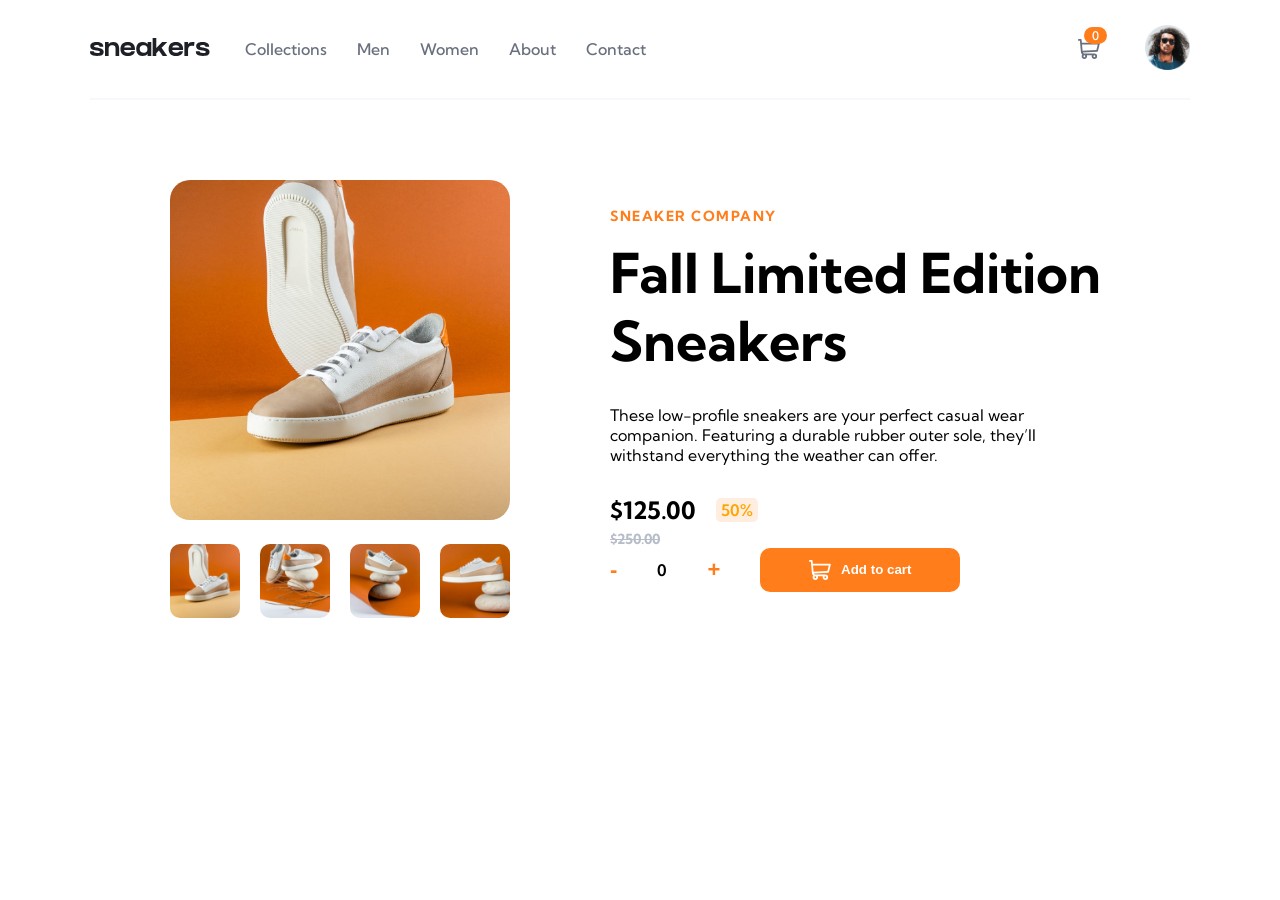
<file: ecommerce-product-page-main/index.html>
<!DOCTYPE html>
<html lang="en">
  <head>
    <meta charset="UTF-8" />
    <meta name="viewport" content="width=device-width, initial-scale=1.0" />

    <link
      rel="icon"
      type="image/png"
      sizes="32x32"
      href="./images/favicon-32x32.png"
    />

    <title>Frontend Mentor | E-commerce product page</title>
    <link rel="stylesheet" href="styles.css" />
  </head>
  <body>
    <header>
      <div class="left-side">
        <div class="hamburger-menu">
          <img id="open" src="images/icon-menu.svg" />
        </div>
        <div class="logo">
          <img src="images/logo.svg" alt="logo" />
        </div>
        <nav>
          <ul class="nav-list">
            <li class="link">Collections</li>
            <li class="link">Men</li>
            <li class="link">Women</li>
            <li class="link">About</li>
            <li class="link">Contact</li>
          </ul>
        </nav>
        <div class="mobile-menu">
          <div id="closeMenu" class="closeMenuIcon">
            <svg width="14" height="15" xmlns="http://www.w3.org/2000/svg">
              <path
                d="m11.596.782 2.122 2.122L9.12 7.499l4.597 4.597-2.122 2.122L7 9.62l-4.595 4.597-2.122-2.122L4.878 7.5.282 2.904 2.404.782l4.595 4.596L11.596.782Z"
                fill="#69707D"
                fill-rule="evenodd"
              />
            </svg>
          </div>
          <div class="nav-list-mobile">
            <ul class="nav-list">
              <li class="link-mobile">Collections</li>
              <li class="link-mobile">Men</li>
              <li class="link-mobile">Women</li>
              <li class="link-mobile">About</li>
              <li class="link-mobile">Contact</li>
            </ul>
          </div>
          <div class="right"></div>
        </div>
      </div>

      <div class="right-side">
        <div class="content">
          <div class="icon-wrapper">
            <img class="cart" src="images/icon-cart.svg" alt="cart" />
            <div class="total"></div>
          </div>
          <div class="avatar-wrapper">
            <img class="avatar" src="images/image-avatar.png" alt="avatar" />
          </div>
        </div>

        <div class="basket-fill">
          <div class="cart-header">
            <p>Cart</p>
          </div>

          <div class="devider"></div>
          <div class="main-cart">
            <div class="cart">
              <div class="img-avatar">
                <img
                  class="image-from-cart"
                  src="images/image-product-1-thumbnail.jpg"
                  alt="img-avatar"
                />
              </div>

              <div class="product-info">
                <div class="product-description">
                  <p>Fall Limited Edition Sneakers</p>
                  <p>
                    $125.0 x <span id="number"></span>
                    <span id="result"></span>
                  </p>
                </div>
              </div>
              <div class="delete-icon">
                <img
                  id="delete-icon"
                  src="images/icon-delete.svg"
                  alt="delete-icon"
                />
              </div>
            </div>
            <div class="checkout-btn">
              <button>Checkout</button>
            </div>
          </div>
          <div class="empty-cart">
            <p>Your cart is empty.</p>
          </div>
        </div>
      </div>
    </header>

    <!-- overlay container for when it's open -->
    <div class="container">
      <div id="close-overlay" class="close">
        <svg width="14" height="15" xmlns="http://www.w3.org/2000/svg">
          <path
            d="m11.596.782 2.122 2.122L9.12 7.499l4.597 4.597-2.122 2.122L7 9.62l-4.595 4.597-2.122-2.122L4.878 7.5.282 2.904 2.404.782l4.595 4.596L11.596.782Z"
            fill="#69707D"
            fill-rule="evenodd"
          />
        </svg>
      </div>
      <div class="preview-image-overlay">
        <img
          class="active"
          src="images/image-product-1.jpg"
          alt="product-img"
        />
        <img src="images/image-product-2.jpg" alt="product-img" />
        <img src="images/image-product-3.jpg" alt="product-img" />
        <img src="images/image-product-4.jpg" alt="product-img" />
      </div>
      <div class="arrowsOverlay">
        <div class="prevDivOverlay">
          <svg
            class="prev"
            id="prevBtnOverlay"
            width="12"
            height="18"
            xmlns="http://www.w3.org/2000/svg"
          >
            <path
              d="M11 1 3 9l8 8"
              stroke="#1D2026"
              stroke-width="3"
              fill="none"
              fill-rule="evenodd"
            />
          </svg>
        </div>
        <div class="nextDivOverlay">
          <svg
            class="next"
            id="nextBtnOverlay"
            width="13"
            height="18"
            xmlns="http://www.w3.org/2000/svg"
          >
            <path
              d="m2 1 8 8-8 8"
              stroke="#1D2026"
              stroke-width="3"
              fill="none"
              fill-rule="evenodd"
            />
          </svg>
        </div>
      </div>

      <div class="thumbnail-images-overlay">
        <div class="product-overlay-1 active">
          <img
            class="thumb thumb-overlay"
            src="images/image-product-1-thumbnail.jpg"
          />
        </div>
        <div class="product-overlay-2">
          <img
            class="thumb thumb-overlay"
            src="images/image-product-2-thumbnail.jpg"
          />
        </div>
        <div class="product-overlay-3">
          <img
            class="thumb thumb-overlay"
            src="images/image-product-3-thumbnail.jpg"
          />
        </div>
        <div class="product-overlay-4">
          <img
            class="thumb thumb-overlay"
            src="images/image-product-4-thumbnail.jpg"
          />
        </div>
      </div>
    </div>

    <section class="product-section">
      <div class="product-gallery">
        <!-- -->
        <div class="preview-section">
          <div class="preview-image">
            <img
              class="active"
              src="images/image-product-1.jpg"
              alt="product-img"
            />
            <img src="images/image-product-2.jpg" alt="product-img" />
            <img src="images/image-product-3.jpg" alt="product-img" />
            <img src="images/image-product-4.jpg" alt="product-img" />
          </div>
          <div class="arrows">
            <div class="prevDiv">
              <svg
                class="prev"
                id="prevBtn"
                width="12"
                height="18"
                xmlns="http://www.w3.org/2000/svg"
              >
                <path
                  d="M11 1 3 9l8 8"
                  stroke="#1D2026"
                  stroke-width="3"
                  fill="none"
                  fill-rule="evenodd"
                />
              </svg>
            </div>
            <div class="nextDiv">
              <svg
                class="next"
                id="nextBtn"
                width="13"
                height="18"
                xmlns="http://www.w3.org/2000/svg"
              >
                <path
                  d="m2 1 8 8-8 8"
                  stroke="#1D2026"
                  stroke-width="3"
                  fill="none"
                  fill-rule="evenodd"
                />
              </svg>
            </div>
          </div>
        </div>

        <!--
          thumbnail images
        -->
        <div class="thumbnail-images">
          <div class="product-1">
            <img class="thumb" src="images/image-product-1-thumbnail.jpg" />
          </div>
          <div class="product-2">
            <img class="thumb" src="images/image-product-2-thumbnail.jpg" />
          </div>
          <div class="product-3">
            <img class="thumb" src="images/image-product-3-thumbnail.jpg" />
          </div>
          <div class="product-4">
            <img class="thumb" src="images/image-product-4-thumbnail.jpg" />
          </div>
        </div>
      </div>

      <div class="product-info">
        <div class="header-description">
          <h4>Sneaker Company</h4>
          <h1>Fall Limited Edition Sneakers</h1>
        </div>
        <div class="description">
          <p>
            These low-profile sneakers are your perfect casual wear companion.
            Featuring a durable rubber outer sole, they’ll withstand everything
            the weather can offer.
          </p>
        </div>

        <div class="product-cost">
          <div class="prices">
            <div class="current-cost">
              <p class="price">$125.00</p>
              <p class="sale">50%</p>
            </div>
            <div class="past-cost">
              <p><s>$250.00</s></p>
            </div>
          </div>

          <div class="addToCart">
            <div class="cart_buttons">
              <div class="min">
                <button id="minus">-</button>
              </div>
              <div class="number">
                <span id="num"></span>
              </div>
              <div class="plus">
                <button id="plus">+</button>
              </div>
            </div>
            <div class="add_cart">
              <button id="add">
                <svg width="22" height="20" xmlns="http://www.w3.org/2000/svg">
                  <path
                    d="M20.925 3.641H3.863L3.61.816A.896.896 0 0 0 2.717 0H.897a.896.896 0 1 0 0 1.792h1l1.031 11.483c.073.828.52 1.726 1.291 2.336C2.83 17.385 4.099 20 6.359 20c1.875 0 3.197-1.87 2.554-3.642h4.905c-.642 1.77.677 3.642 2.555 3.642a2.72 2.72 0 0 0 2.717-2.717 2.72 2.72 0 0 0-2.717-2.717H6.365c-.681 0-1.274-.41-1.53-1.009l14.321-.842a.896.896 0 0 0 .817-.677l1.821-7.283a.897.897 0 0 0-.87-1.114ZM6.358 18.208a.926.926 0 0 1 0-1.85.926.926 0 0 1 0 1.85Zm10.015 0a.926.926 0 0 1 0-1.85.926.926 0 0 1 0 1.85Zm2.021-7.243-13.8.81-.57-6.341h15.753l-1.383 5.53Z"
                    fill="#ffffff"
                    fill-rule="nonzero"
                  />
                </svg>
                Add to cart
              </button>
            </div>
          </div>
        </div>
      </div>
    </section>
    <script src="./js/cart.js"></script>
    <script src="./js/gallery.js"></script>
    <script src="./js/overlay-gallery.js"></script>
    <script src="./js/menu.js"></script>
  </body>
</html>
</file>
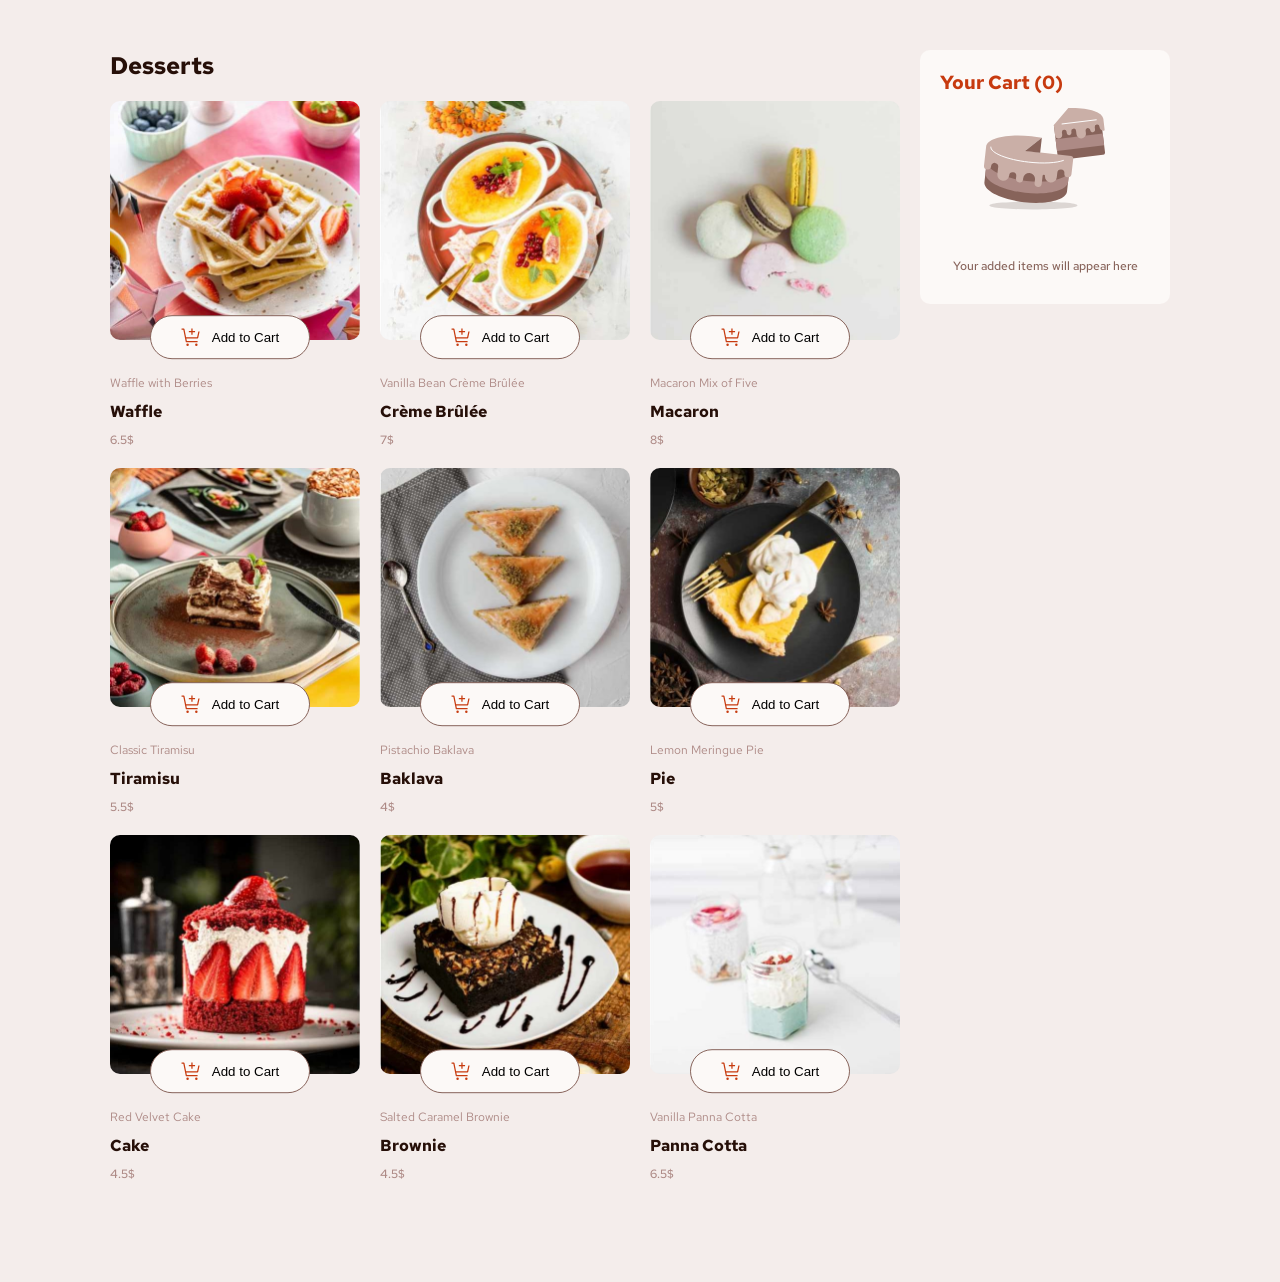
<file: product-list-with-cart-main/index.html>
<!DOCTYPE html>
<html lang="en">
  <head>
    <meta charset="UTF-8" />
    <meta name="viewport" content="width=device-width, initial-scale=1.0" />
    <link
      rel="icon"
      type="image/png"
      sizes="32x32"
      href="./assets/images/favicon-32x32.png"
    />
    <link rel="stylesheet" href="styles.css" />
    <script src="script.js" defer></script>
    <script src="data/cart.js" defer></script>
    <title>Frontend Mentor | Product list with cart</title>
  </head>
  <body>
    <main class="container">
      <section class="desserts-section">
        <div class="header">
          <h2>Desserts</h2>
        </div>
        <div class="desserts"></div>
      </section>
      <aside class="cart-section">
        <div class="main-heading">
          <h3>Your Cart (<span id="total_in_cart">0</span>)</h3>
        </div>
        <div class="empty-cart">
          <div class="image-cart">
            <img
              src="assets/images/illustration-empty-cart.svg"
              alt="empty cart"
            />
          </div>
          <div class="info-cart">
            <p class="empty-description-cart">
              Your added items will appear here
            </p>
          </div>
        </div>
        <div class="full-cart"></div>
      </aside>
    </main>
    <div class="overlay-window">
      <div class="confirmation-container">
        <div class="confirm-icon">
          <svg
            width="48"
            height="48"
            viewBox="0 0 48 48"
            fill="none"
            xmlns="http://www.w3.org/2000/svg"
          >
            <path
              d="M21 32.121L13.5 24.6195L15.6195 22.5L21 27.879L32.3775 16.5L34.5 18.6225L21 32.121Z"
              fill="#1EA575"
            />
            <path
              d="M24 3C19.8466 3 15.7865 4.23163 12.333 6.53914C8.8796 8.84665 6.18798 12.1264 4.59854 15.9636C3.0091 19.8009 2.59323 24.0233 3.40352 28.0969C4.21381 32.1705 6.21386 35.9123 9.15077 38.8492C12.0877 41.7861 15.8295 43.7862 19.9031 44.5965C23.9767 45.4068 28.1991 44.9909 32.0364 43.4015C35.8736 41.812 39.1534 39.1204 41.4609 35.667C43.7684 32.2135 45 28.1534 45 24C45 18.4305 42.7875 13.089 38.8493 9.15076C34.911 5.21249 29.5696 3 24 3ZM24 42C20.4399 42 16.9598 40.9443 13.9997 38.9665C11.0397 36.9886 8.73256 34.1774 7.37018 30.8883C6.0078 27.5992 5.65134 23.98 6.34587 20.4884C7.04041 16.9967 8.75474 13.7894 11.2721 11.2721C13.7894 8.75473 16.9967 7.0404 20.4884 6.34587C23.98 5.65133 27.5992 6.00779 30.8883 7.37017C34.1774 8.73255 36.9886 11.0397 38.9665 13.9997C40.9443 16.9598 42 20.4399 42 24C42 28.7739 40.1036 33.3523 36.7279 36.7279C33.3523 40.1036 28.7739 42 24 42Z"
              fill="#1EA575"
            />
          </svg>
        </div>
        <div class="header">
          <h1>Order Confirmed</h1>
          <p>We hope you enjoy your food!</p>
        </div>
        <div class="ordered-desserts">
         

        <!-- JAVASCRIPT -->
      </div>
    </div>
  </body>
</html>
</file>
<file: ecommerce-product-page-main/styles.css>
@import url("https://fonts.googleapis.com/css2?family=Kumbh+Sans:wght@100..900&display=swap");

:root {
  --orange: hsl(26, 100%, 55%);
  --pale-orange: hsl(25, 100%, 94%);

  --very-dark-blue: hsl(220, 13%, 13%);
  --dark-grayish-blue: hsl(219, 9%, 45%);
  --grayish-blue: hsl(220, 14%, 75%);
  --light-grayish-blue: hsl(223, 64%, 98%);
  --white: hsl(0, 0%, 100%);
  --black: hsl(0, 0%, 0%, 75%);

  --site-font: "Kumbh Sans", sans-serif;
  --font-size-paragraph: 16px;
}

* {
  margin: 0;
  padding: 0;
  box-sizing: border-box;
}

body {
  max-width: 1200px;
  padding: 0 50px;
  margin-inline: auto;
  font-family: var(--site-font);
  position: relative;
}

img {
  max-width: 100%;
  height: auto;
}

header {
  display: flex;
  flex-direction: row;
  justify-content: space-between;
  height: 100px;
  border-bottom: 2px solid var(--light-grayish-blue);
}

.left-side {
  display: flex;
  flex-direction: row;
  gap: 35px;
  align-items: center;
}

.logo {
  width: 120px;
  height: auto;
}

.nav-list {
  list-style: none;
  display: inline-flex;
  gap: 30px;
}

.nav-list .link {
  font-weight: 500;
  color: var(--dark-grayish-blue);
  cursor: pointer;
  position: relative;
}

/* css for orange hover line */
.link:hover::after {
  position: absolute;
  content: "";
  width: 100%;
  bottom: -40px;
  background-color: var(--orange);
  height: 3px;
  left: 0;
}

.right-side {
  display: flex;
  align-items: center;
}

.content {
  display: flex;
  flex-direction: row;
  gap: 35px;
  align-items: center;
}

.cart,
.avatar {
  cursor: pointer;
}

.cart svg path {
  fill: var(--dark-grayish-blue);
}

.avatar {
  max-width: 45px;
  height: auto;
}

.avatar:active,
.avatar:hover {
  border: 1px solid var(--orange);
  border-radius: 50%;
}

/* hamburger menu */

.hamburger-menu {
  display: none;
}
.mobile-menu {
  display: none;
}

.closeMenuIcon:hover svg path {
  fill: var(--orange);
}

/* 
  CSS FOR CART 
*/

.basket-fill {
  display: none;
  flex-direction: column;
  gap: 5px;
  position: absolute;
  top: 80px;
  right: 50px;
  padding: 20px 10px;
  border-radius: 5px;
  background-color: var(--white);
  box-shadow: rgba(17, 17, 26, 0.1) 0px 4px 16px,
    rgba(17, 17, 26, 0.1) 0px 8px 24px, rgba(17, 17, 26, 0.1) 0px 16px 46px;
  z-index: 99;
}

.main-cart {
  display: flex;
  flex-direction: column;
  gap: 10px;
}

.basket-fill.cart-open {
  display: flex;
}

.basket-fill.active {
  display: flex;
}

.empty-cart {
  display: flex;
  width: 300px;
  padding: 20px 10px;
  justify-content: center;
  color: var(--grayish-blue);
}

.icon-wrapper {
  position: relative;
}

.total {
  position: absolute;
  top: -2px;
  right: 3px;
  font-size: 12px;
  background-color: var(--orange);
  padding: 1px 8px;
  border-radius: 20px;
  color: var(--white);
  font-weight: 500;
}

.devider {
  content: "";
  width: 100%;
  height: 1px;
  background-color: var(--light-grayish-blue);
}

.cart-header {
  padding: 10px;
  font-weight: 700;
}

.cart {
  display: flex;
  flex-direction: row;
  padding: 10px;
  align-items: center;
  gap: 20px;
}

.product-description {
  display: flex;
  flex-direction: column;
}

.img-avatar {
  max-width: 42px;
  height: 42px;
}

.image-from-cart {
  width: 100%;
  height: 100%;
  border-radius: 5px;
}

.delete-btn {
  padding: 10px;
}

.checkout-btn button {
  width: 100%;
  border: none;
  border-radius: 10px;
  padding: 14px 0;
  background-color: var(--orange);
  color: var(--white);
  cursor: pointer;
  font-weight: 700;
}

/* 
  CSS FOR PRODCUT SECTION
*/

.product-section {
  display: flex;
  flex-direction: row;
  padding: 80px;
  gap: 100px;
}

/* style for the left side with thumbnail images */

.product-gallery {
  display: flex;
  flex-direction: column;
  gap: 20px;
  width: 800px;
  object-fit: contain;
}

.thumbnail-images {
  display: flex;
  flex-direction: row;
  gap: 20px;
}

.preview-image img {
  display: none;
}

.preview-image img.active {
  display: inline-block;

  width: 100%;
  height: 100%;
  border-radius: 20px;
  cursor: pointer;
}

/* 
  OVERLAY CONTAINER
*/

.preview-image-overlay img {
  display: none;
}

.preview-image-overlay img.active {
  display: block;
}

.preview-image img,
.preview-image-overlay img {
  border-radius: 10px;
  width: 100%;
  height: 100%;
  object-fit: cover;
}

.preview-image-overlay {
  position: relative;
  overflow: hidden;
}

.arrowsOverlay {
  display: flex;
  position: absolute;
  top: 45%;
  left: 33%;
  right: 33%;
  justify-content: space-between;
  align-items: center;
}

.prevDivOverlay,
.nextDivOverlay {
  display: flex;
  background-color: var(--white);
  padding: 6px 11px;
  border-radius: 50%;
  cursor: pointer;
  align-items: center;
}

.prevDivOverlay:hover svg path,
.nextDivOverlay:hover svg path {
  stroke: var(--orange);
}

.thumb,
.thumb-overlay,
.preview-image .preview {
  cursor: pointer;
  border-radius: 10px;
}

.thumb,
.thumb-overlay {
  width: 100%;
  height: 100%;
  object-fit: cover;
}

.activeOpacity {
  opacity: 55%;
  border-radius: 11px;
  border: 1px solid var(--orange);
}

.arrows {
  display: none;
}

.prev,
.next {
  cursor: pointer;
}

/* style for the right side  with product info */

.product-info {
  display: flex;
  flex-direction: column;
  gap: 30px;
  justify-content: center;
}

.header-description h4 {
  color: var(--orange);
  text-transform: uppercase;
  margin-bottom: 14px;
  font-size: 14px;
  letter-spacing: 1.5px;
}

.header-description h1 {
  font-size: 55px;
}

.prices {
  display: flex;
  flex-direction: column;
  gap: 5px;
}

.current-cost {
  display: flex;
  flex-direction: row;
  gap: 20px;
  align-items: center;
}

.price {
  font-size: 24px;
  font-weight: 700;
}

.sale {
  color: orange;
  font-weight: 600;
  background-color: var(--pale-orange);
  padding: 2px 5px;
  border-radius: 5px;
}

.past-cost p {
  font-weight: 700;
  color: var(--grayish-blue);
  font-size: 14px;
}

/* buttons */
.addToCart {
  display: flex;
  flex-direction: row;
  gap: 40px;
}

.cart_buttons {
  display: flex;
  gap: 40px;
  align-items: center;
}

#num {
  font-weight: 600;
}

#minus,
#plus {
  font-size: 22px;
  font-weight: 600;
  background-color: transparent;
  border: none;
  color: var(--orange);
  cursor: pointer;
}

#minus:hover,
#plus:hover,
#add:hover {
  opacity: 55%;
}

#add {
  padding: 12px;
  border: none;
  border-radius: 10px;
  color: var(--white);
  background-color: var(--orange);
  display: flex;
  gap: 10px;
  align-items: center;
  font-weight: 600;
  width: 200px;
  justify-content: center;
  cursor: pointer;
}

#result {
  font-weight: 600;
}

/* OVERLAY CONTAINER */

.container {
  position: fixed;
  top: 0;
  left: 0;
  width: 100%;
  height: 100%;
  align-items: center;

  z-index: 100;
  display: none;
  flex-direction: column;
  gap: 20px;
  justify-content: center;
  background-color: var(--black);
  padding: 0;
}

.container.active {
  display: flex;
}

.close {
  width: 400px;
  display: flex;
  justify-content: end;
}

.close:hover svg path {
  fill: var(--orange);
}

#close-overlay {
  cursor: pointer;
}

.preview-image-overlay {
  width: 400px;
  height: auto;
}

.thumbnail-images-overlay {
  display: flex;
  flex-direction: row;
  gap: 24px;
}

.thumbnail-images-overlay div {
  width: 80px;
}

@media screen and (max-width: 700px) {
  body {
    padding: 0;
  }

  header {
    padding: 0 20px;
  }

  .hamburger-menu {
    display: block;
    cursor: pointer;
  }

  .left-side {
    gap: 20px;
  }

  .content {
    gap: 20px;
  }

  .avatar {
    max-width: 30px;
    height: auto;
  }

  nav {
    display: none;
  }

  .mobile-menu {
    display: none;
    position: absolute;
    top: 0;
    left: 0;
    bottom: 0;
    width: 60%;
    height: 100%;
    z-index: 1100;
    background: var(--white);
  }

  #closeMenu {
    margin-top: 20px;
    margin-left: 20px;
    cursor: pointer;
  }

  .nav-list {
    display: flex;
    flex-direction: column;
    justify-content: center;
    margin-top: 40px;
    margin-left: 20px;
    gap: 25px;
  }

  .nav-list li {
    font-weight: 600;
    cursor: pointer;
    list-style: none;
  }

  .right {
    display: flex;
    position: fixed;
    top: 0;
    right: 0;
    width: 40%;
    height: 100%;
    padding: 0;
    z-index: 10;
    background-color: rgba(0, 0, 0, 0.407);
  }

  /* Product section */

  .product-section {
    display: flex;
    flex-direction: column;
    padding: 0;
    gap: 18px;
  }

  .product-gallery {
    width: 100%;
  }

  .preview-section {
    position: relative;
  }

  .preview-section img {
    width: 100%;
    height: 100%;
    object-fit: cover;
  }

  .preview-image img.active {
    border-radius: 0;
  }

  .preview-image {
    border-radius: 0;
  }

  .thumbnail-images {
    display: none;
  }

  .arrows {
    display: flex;
    position: absolute;
    top: 50%;
    left: 5%;
    right: 5%;
    justify-content: space-between;
    align-items: center;
  }

  .prevDiv,
  .nextDiv {
    display: flex;
    background-color: var(--white);
    padding: 5px 8px;
    border-radius: 50%;
    cursor: pointer;
    align-items: center;
  }

  .prevDiv:hover svg path,
  .nextDiv:hover svg path {
    stroke: var(--orange);
  }

  .product-info {
    gap: 20px;
  }

  .header-description {
    padding: 0;
  }

  .header-descriptionh4 {
    margin-bottom: 12px;
    font-size: 12px;
  }

  .header-description h1 {
    font-size: 25px;
  }

  .product-info {
    display: flex;
    flex-direction: column;
    margin: 10px;
  }

  .prices {
    flex-direction: row;
    justify-content: space-between;
    align-items: center;
  }

  .addToCart {
    flex-direction: column;
    width: 100%;
  }

  .add_cart {
    margin: 0 10px;
  }

  #add {
    width: 100%;
  }

  .product-cost {
    display: flex;
    flex-direction: column;
    align-items: center;
    justify-content: space-between;
    gap: 20px;
    width: 100%;
  }

  .prices {
    width: 100%;
  }

  .current-cost {
    display: flex;
    flex-direction: row;
    gap: 20px;
    align-items: center;
  }

  .cart_buttons {
    margin: 0 10px;
    justify-content: space-between;
  }

  /* basket */

  .basket-fill {
    width: 90vw;
    min-width: initial;
    display: none;
    flex-direction: column;
    gap: 5px;
    position: absolute;
    top: 32%;
    left: 50%;
    transform: translate(-50%, -50%);
    padding: 20px 10px;
    border-radius: 5px;
    background-color: var(--white);
    box-shadow: rgba(17, 17, 26, 0.1) 0px 4px 16px,
      rgba(17, 17, 26, 0.1) 0px 8px 24px, rgba(17, 17, 26, 0.1) 0px 16px 46px;
    z-index: 99;
  }
}
</file>
<file: product-list-with-cart-main/styles.css>
@import url("https://fonts.googleapis.com/css2?family=Red+Hat+Text:ital,wght@0,300..700;1,300..700&display=swap");

:root {
  --red: hsl(14, 86%, 42%);
  --green: hsl(159, 69%, 38%);

  --rose-50: hsl(20, 50%, 98%);
  --rose-100: hsl(13, 31%, 94%);
  --rose-300: hsl(14, 25%, 72%);
  --rose-400: hsl(7, 20%, 60%);
  --rose-500: hsl(12, 20%, 44%);
  --rose-900: hsl(14, 65%, 9%);

  --font-product-names: 1rem;

  --font-family: "Red Hat Text", serif;
}

* {
  margin: 0;
  padding: 0;
  box-sizing: border-box;
}

body {
  font-family: var(--font-family);
  background-color: var(--rose-100);
  padding: 50px 0 100px;
}

button {
  cursor: pointer;
}

.header h2 {
  color: var(--rose-900);
}

.container {
  display: flex;
  flex-direction: row;
  justify-content: center;
  align-items: flex-start;
  gap: 20px;
}

.desserts-section {
  display: flex;
  flex-direction: column;
  gap: 20px;
}

.desserts {
  display: grid;
  grid-template-columns: repeat(3, 1fr);
  gap: 20px;
}

.dessert {
  max-width: 250px;
}

.image-wrapper {
  position: relative;
  margin-bottom: 30px;
  width: 100%;
}

.image-wrapper .image img {
  width: 100%;
  border-radius: 10px;
}

.bordered {
  border: 1px solid var(--red);
}

.dessert .product {
  width: 100%;
  border-radius: 10px;
}

.dessert button {
  width: 160px;
  height: 44px;
  position: absolute;
  bottom: -5%;
  transform: translate(25%, 5%);

  border-radius: 40px;
  cursor: pointer;
}

.main-button {
  display: flex;
  flex-direction: row;
  justify-content: center;
  align-items: center;
  background-color: var(--rose-50);
  border: 1px solid var(--rose-500);
  gap: 10px;
}

.action-button {
  display: flex;
  flex-direction: row;
  justify-content: space-around;
  align-items: center;

  background: var(--red);
  color: var(--rose-100);
  border: none;
}

.increment,
.decrement {
  display: flex;
  width: 20px;
  height: 20px;
  justify-content: center;
  align-items: center;
  border: 0.5px solid var(--rose-100);
  border-radius: 50%;
}

.decrement:hover,
.increment:hover {
  background-color: var(--rose-50);
  color: var(--red);
}

.decrement:hover svg path,
.increment:hover svg path {
  fill: var(--red);
}

.product-information {
  display: flex;
  flex-direction: column;
  gap: 10px;
}

/* hidden classes */

.hidden {
  display: none !important;
}

/* cart section */

.cart-section {
  max-width: 250px;
  width: 100%;
  background-color: var(--rose-50);
  padding: 20px;
  border-radius: 10px;
}

.main-heading h3 {
  color: var(--red);
}

.empty-cart {
  display: flex;
  flex-direction: column;
  gap: 20px;
  align-items: center;
}

.empty-description-cart {
  color: var(--rose-500);
  font-weight: 500;
  font-size: 12px;
  padding: 10px;
}

.cart-item {
  display: flex;
  border-bottom: 1.4px solid var(--rose-100);
}

.cart-item-details {
  display: flex;
  flex-direction: column;
  gap: 10px;
  padding: 14px 0 10px;
  max-width: 250px;
  width: 100%;
}

.cart-item-name {
  color: var(--rose-900);
  font-size: 13px;
  font-weight: 600;
}

.cart-item-quantity {
  color: var(--red);
  font-weight: 600;
}

.cart-item-quantity-price {
  display: flex;
  flex-direction: row;
  gap: 20px;
  color: var(--rose-400);
  font-size: 12px;
}

.cart-item-details-bottom {
  display: flex;
  flex-direction: row;
  justify-content: space-between;
  padding: 5px 0 5px;
}

.cart-item-details .remove-item {
  display: flex;
  justify-content: center;
  border: 2px solid var(--rose-300);
  border-radius: 50%;
  background-color: transparent;
  width: 16px;
  cursor: pointer; /* Add cursor pointer for better UX */
  align-items: center;
}

.remove-item svg {
  width: 8px;
}

.remove-item svg path {
  stroke: var(--rose-400);
}

.cart-total {
  display: flex;
  flex-direction: row;
  justify-content: space-between;
  align-items: center;
  margin: 20px 0;
}

/* both p tags from cart and confirmation */

.cart-total p,
.order-total p {
  font-size: 12px;
  color: var(--rose-500);
  font-weight: 500;
}

/* both prices from cart and confirmation */
.cart-total-value,
.total-confirmed-price {
  font-size: 1.2rem;
  font-weight: 700;
}

/*CARBON-NEUTRAL DESCRIPTION DIV */

.description-div {
  display: flex;
  flex-direction: row;
  justify-content: center;
  align-items: center;
  gap: 10px;
  padding: 10px;
  background-color: var(--rose-100);
  border-radius: 5px;
  margin-bottom: 20px;
}

.description-div p {
  font-size: 10px;
  color: var(--rose-900);
}

#carbon-neutral {
  font-weight: 600;
}

/* CHECKOUT BUTTON FOR CART */
.confirm-button {
  width: 100%;
  padding: 10px;
  border: none;
  border-radius: 50px;
  background-color: var(--red);
  color: var(--rose-50);
  font-size: 12px;
  font-weight: 600;
}

/* CONFIRMATION SECTION */
/* product info */

.name {
  font-size: 12px;
  color: var(--rose-400);
}

.category {
  font-size: var(--font-product-names);
  color: var(--rose-900);
}

.amount {
  font-size: 12px;
  color: var(--red);
  font-weight: 600;
}

.price {
  font-size: 12px;
  color: var(--rose-400);
  font-weight: 500;
}

/* ORDER CONFIRMATION CONTAINER */

.overlay-window {
  display: none;
  position: fixed;
  width: 100%;
  height: 100%;
  z-index: 99;
  top: 0;
  left: 0;
  background-color: rgba(0, 0, 0, 0.242);
  overflow: hidden;
}

.confirmation-container {
  position: absolute;
  top: 50%;
  left: 50%;
  transform: translate(-50%, -50%);
  display: flex;
  width: 400px;
  height: fit-content;
  padding: 30px;
  flex-direction: column;
  justify-content: center;
  align-items: flex-start;
  gap: 20px;
  border-radius: 10px;
  background-color: var(--rose-50);
}

.ordered-desserts {
  display: flex;
  flex-direction: column;
  width: 100%;
  gap: 10px;
}

.ordered-dessert {
  display: flex;
  flex-direction: row;
  justify-content: space-between;
  border-radius: 10px;
  background-color: var(--rose-100);
  padding: 10px;
}

.ordered-dessert img {
  max-width: 50px;
  width: 100%;
  border-radius: 5px;
  margin-right: 14px;
}

.order-info {
  display: flex;
  flex-direction: row;
  width: 100%;
  justify-content: space-between;
  align-items: center;
}

.order-details {
  display: flex;
  flex-direction: column;
  gap: 8px;
}

.order-price {
  display: flex;
  flex-direction: row;
  gap: 20px;
  align-items: center;
}

.order-total-per-dessert {
  font-size: 14px;
  font-weight: 600;
  color: var(--rose-900);
}

.order-total {
  display: flex;
  flex-direction: row;
  padding: 20px;
  border-radius: 10px;
  justify-content: space-between;
}

/* button for new order */
.new-order {
  width: 100%;
  padding: 10px;
  border: none;
  border-radius: 100px;
  color: var(--rose-50);
  background-color: var(--red);
  font-weight: 600;
}

/* media queries */
@media screen and (max-width: 1000px) {
  .desserts {
    grid-template-columns: repeat(2, 1fr);
  }
}

@media screen and (max-width: 700px) {
  .container {
    flex-direction: column;
  }

  .desserts-section,
  .cart-section {
    margin-inline: auto;
  }

  .desserts {
    grid-template-columns: repeat(1, 1fr);
  }

  .confirmation-container {
    width: 100%;
    height: 80%;
    border-radius: 0;
    position: absolute;
    top: 60%;
    display: flex;
    flex-direction: column;
    justify-content: space-between;
  }
}
</file>
